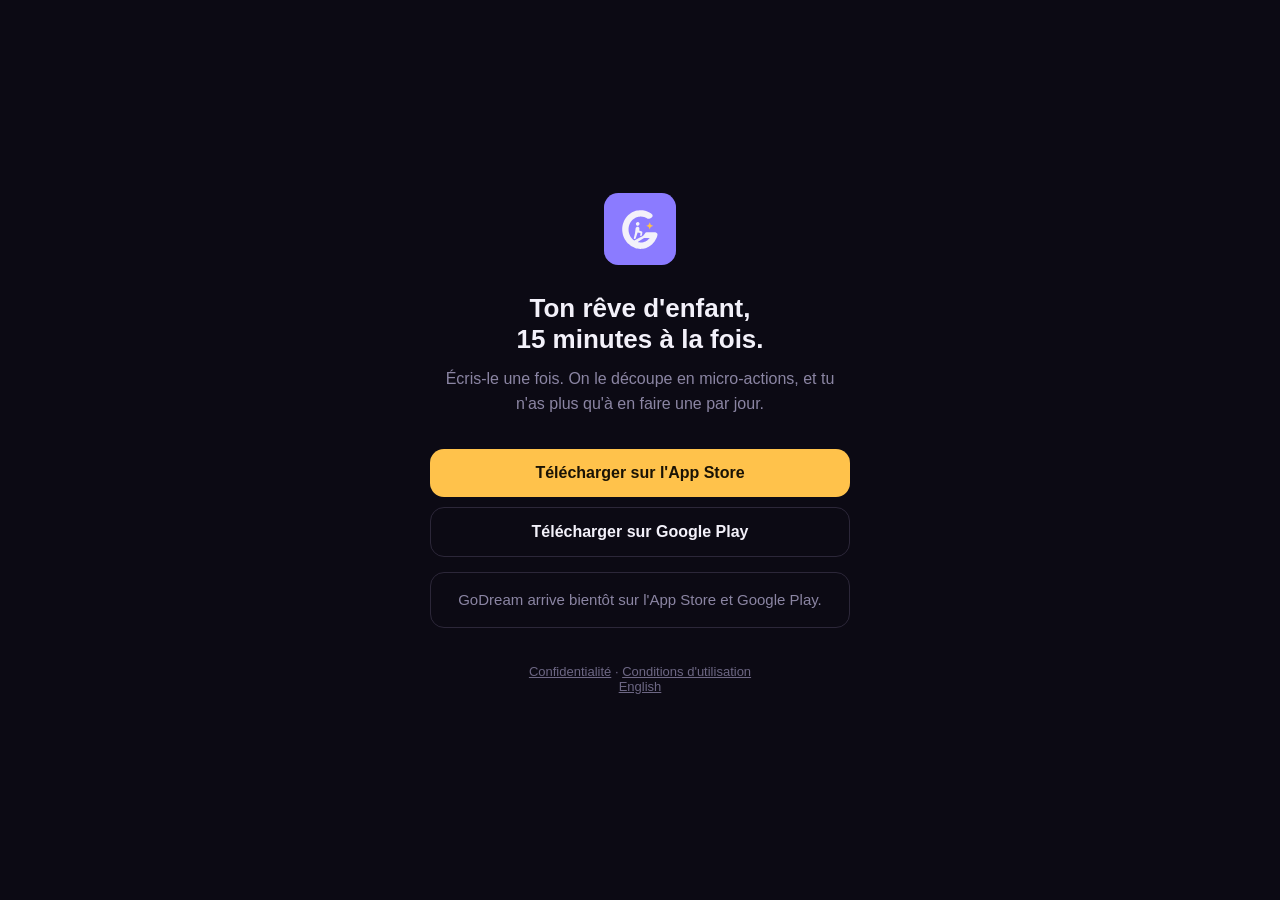
<file: index.html>
<!doctype html>
<html lang="fr">
<head>
<meta charset="utf-8">
<meta name="viewport" content="width=device-width,initial-scale=1">
<title>GoDream — ton rêve d'enfant, 15 minutes à la fois</title>
<meta name="description" content="Ton rêve d'enfant, découpé en micro-actions. Une par jour, quinze minutes, et il avance vraiment.">

<!-- L'aperçu affiché dans WhatsApp, iMessage, Discord… vient de CES balises,
     pas de la fiche du store : c'est tout le gain par rapport au partage d'un
     lien store brut. Les robots des messageries n'exécutent pas de JavaScript,
     ils ne lisent que cet en-tête — la redirection ne les gêne pas. -->
<meta property="og:type" content="website">
<meta property="og:title" content="GoDream">
<meta property="og:description" content="Ton rêve d'enfant, découpé en micro-actions. Une par jour, quinze minutes.">
<meta property="og:image" content="https://leloozer.github.io/godream-link/preview.png">
<meta property="og:image:width" content="1200">
<meta property="og:image:height" content="630">
<meta name="twitter:card" content="summary_large_image">

<link rel="stylesheet" href="style.css">
<link rel="icon" href="favicon.svg" type="image/svg+xml">
</head>
<body class="landing">
<main>
  <!-- Le signe est servi par `favicon.svg`, le fichier même que la balise
       `icon` ci-dessus fait déjà charger au navigateur : une seule requête pour
       les deux rôles, et surtout **un seul tracé**. L'inliner ici en recopierait
       les courbes, et c'est toujours la copie qu'on oublie de mettre à jour.

       Ce qu'il raconte : un croissant en forme de G — le nom, et la nuit où le
       rêve d'enfance a été rangé —, quelqu'un qui l'escalade, et l'étincelle du
       rêve. L'or ne sert qu'à ce qui est gagné, ici comme dans l'app, et c'est ce
       qui l'empêche de perdre sa valeur. -->
  <img class="mark" src="favicon.svg" width="72" height="72" alt="GoDream">

  <h1>Ton rêve d'enfant,<br>15 minutes à la fois.</h1>
  <p class="tagline">
    Écris-le une fois. On le découpe en micro-actions,
    et tu n'as plus qu'à en faire une par jour.
  </p>

  <!-- Les deux liens sont la version sans JavaScript : ils restent valides si le
       script ne s'exécute pas, et servent d'affichage sur ordinateur.
       `smartlink.js` les masque tant que le store correspondant n'existe pas. -->
  <a class="store" id="ios" href="#" hidden>Télécharger sur l'App Store</a>
  <a class="store secondary" id="play" href="#" hidden>Télécharger sur Google Play</a>

  <p class="soon" id="soon">
    GoDream arrive bientôt sur l'App Store et Google Play.
  </p>

  <p class="legal">
    <a href="confidentialite.html">Confidentialité</a> ·
    <a href="conditions.html">Conditions d'utilisation</a><br>
    <a href="privacy.html">English</a>
  </p>
</main>

<!-- Chargé AVANT `smartlink.js` : celui-ci envoie son événement puis redirige
     dans la foulée, il faut donc que la file d'attente de PostHog existe déjà. -->
<script src="posthog.js"></script>
<script src="smartlink.js"></script>
</body>
</html>
</file>
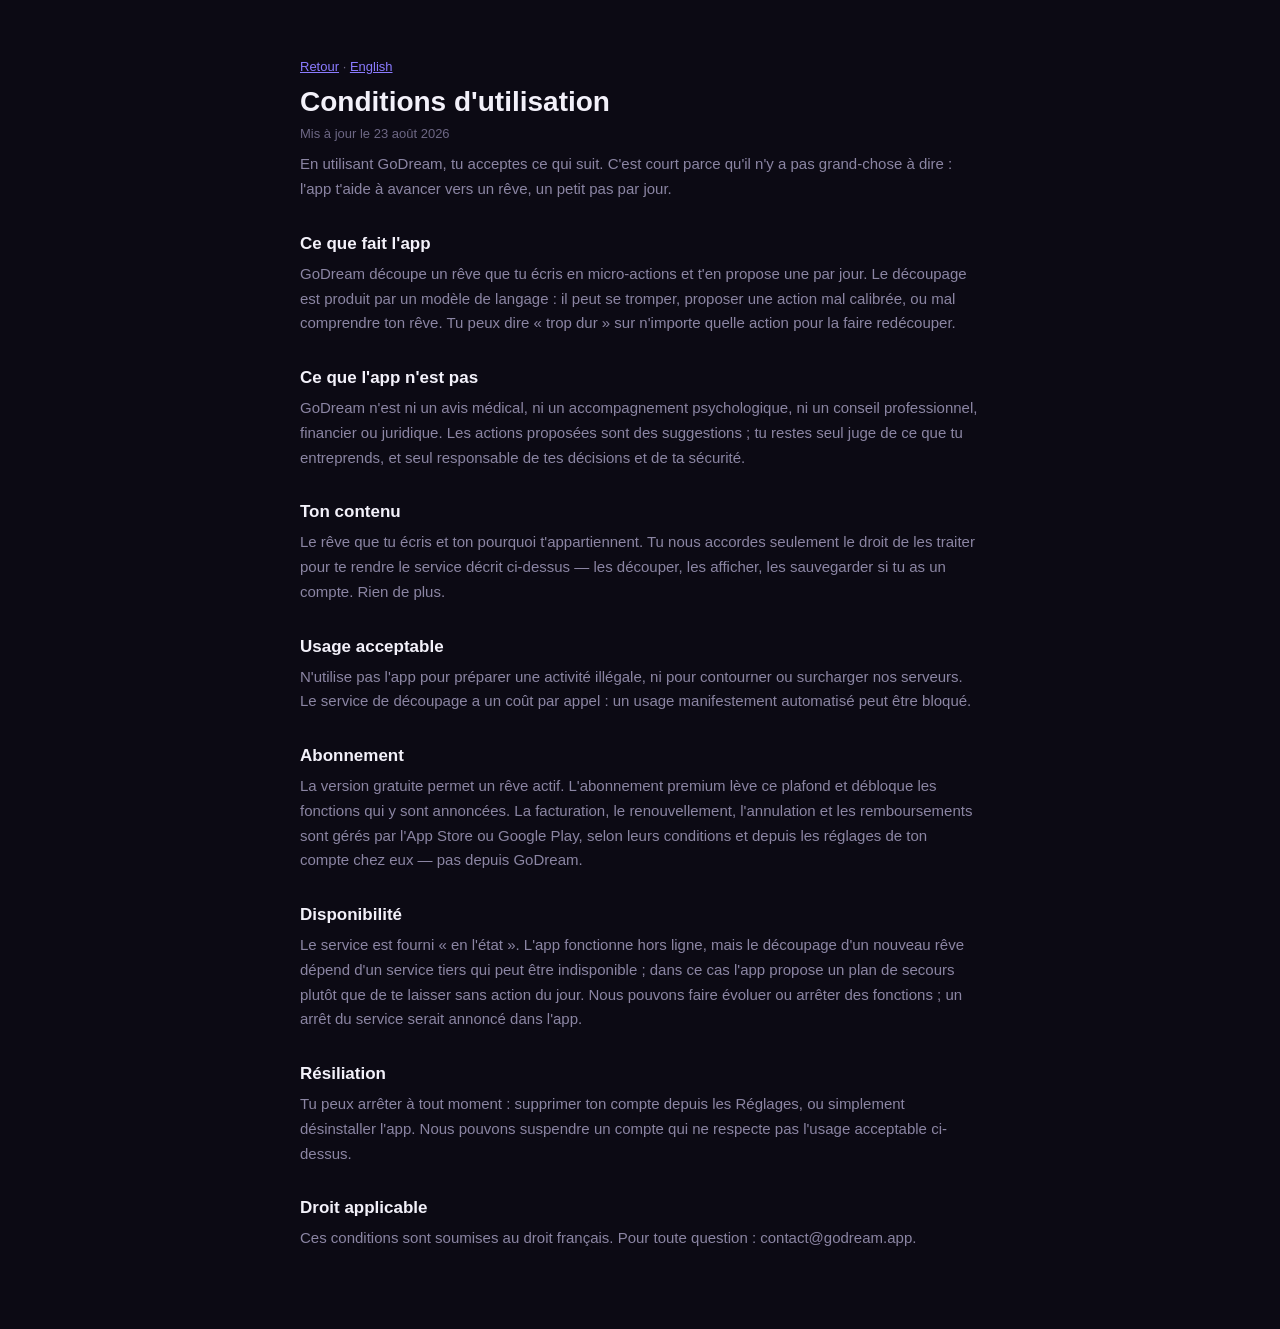
<file: conditions.html>
<!doctype html>
<html lang="fr">
<head>
<meta charset="utf-8">
<meta name="viewport" content="width=device-width,initial-scale=1">
<title>Conditions d'utilisation — GoDream</title>
<!-- GÉNÉRÉ PAR tool/gen_legal_html.py DEPUIS L'APP — NE PAS ÉDITER À LA MAIN.
     Le texte de référence est lib/features/settings/legal_screen.dart : les
     stores comparent cette page à ce que l'app affiche, et un écart entre les
     deux est un motif de retour en revue. -->
<meta name="robots" content="index,follow">
<link rel="stylesheet" href="style.css">
</head>
<body class="doc">
<main>
  <p class="nav"><a href="./">Retour</a> · <a href="terms.html">English</a></p>
  <h1>Conditions d'utilisation</h1>
  <p class="updated">Mis à jour le 23 août 2026</p>
    <p>En utilisant GoDream, tu acceptes ce qui suit. C'est court parce qu'il n'y a pas grand-chose à dire : l'app t'aide à avancer vers un rêve, un petit pas par jour.</p>
    <h2>Ce que fait l'app</h2>
    <p>GoDream découpe un rêve que tu écris en micro-actions et t'en propose une par jour. Le découpage est produit par un modèle de langage : il peut se tromper, proposer une action mal calibrée, ou mal comprendre ton rêve. Tu peux dire « trop dur » sur n'importe quelle action pour la faire redécouper.</p>
    <h2>Ce que l'app n'est pas</h2>
    <p>GoDream n'est ni un avis médical, ni un accompagnement psychologique, ni un conseil professionnel, financier ou juridique. Les actions proposées sont des suggestions ; tu restes seul juge de ce que tu entreprends, et seul responsable de tes décisions et de ta sécurité.</p>
    <h2>Ton contenu</h2>
    <p>Le rêve que tu écris et ton pourquoi t'appartiennent. Tu nous accordes seulement le droit de les traiter pour te rendre le service décrit ci-dessus — les découper, les afficher, les sauvegarder si tu as un compte. Rien de plus.</p>
    <h2>Usage acceptable</h2>
    <p>N'utilise pas l'app pour préparer une activité illégale, ni pour contourner ou surcharger nos serveurs. Le service de découpage a un coût par appel : un usage manifestement automatisé peut être bloqué.</p>
    <h2>Abonnement</h2>
    <p>La version gratuite permet un rêve actif. L'abonnement premium lève ce plafond et débloque les fonctions qui y sont annoncées. La facturation, le renouvellement, l'annulation et les remboursements sont gérés par l'App Store ou Google Play, selon leurs conditions et depuis les réglages de ton compte chez eux — pas depuis GoDream.</p>
    <h2>Disponibilité</h2>
    <p>Le service est fourni « en l'état ». L'app fonctionne hors ligne, mais le découpage d'un nouveau rêve dépend d'un service tiers qui peut être indisponible ; dans ce cas l'app propose un plan de secours plutôt que de te laisser sans action du jour. Nous pouvons faire évoluer ou arrêter des fonctions ; un arrêt du service serait annoncé dans l'app.</p>
    <h2>Résiliation</h2>
    <p>Tu peux arrêter à tout moment : supprimer ton compte depuis les Réglages, ou simplement désinstaller l'app. Nous pouvons suspendre un compte qui ne respecte pas l'usage acceptable ci-dessus.</p>
    <h2>Droit applicable</h2>
    <p>Ces conditions sont soumises au droit français. Pour toute question : contact@godream.app.</p>
</main>
</body>
</html>
</file>
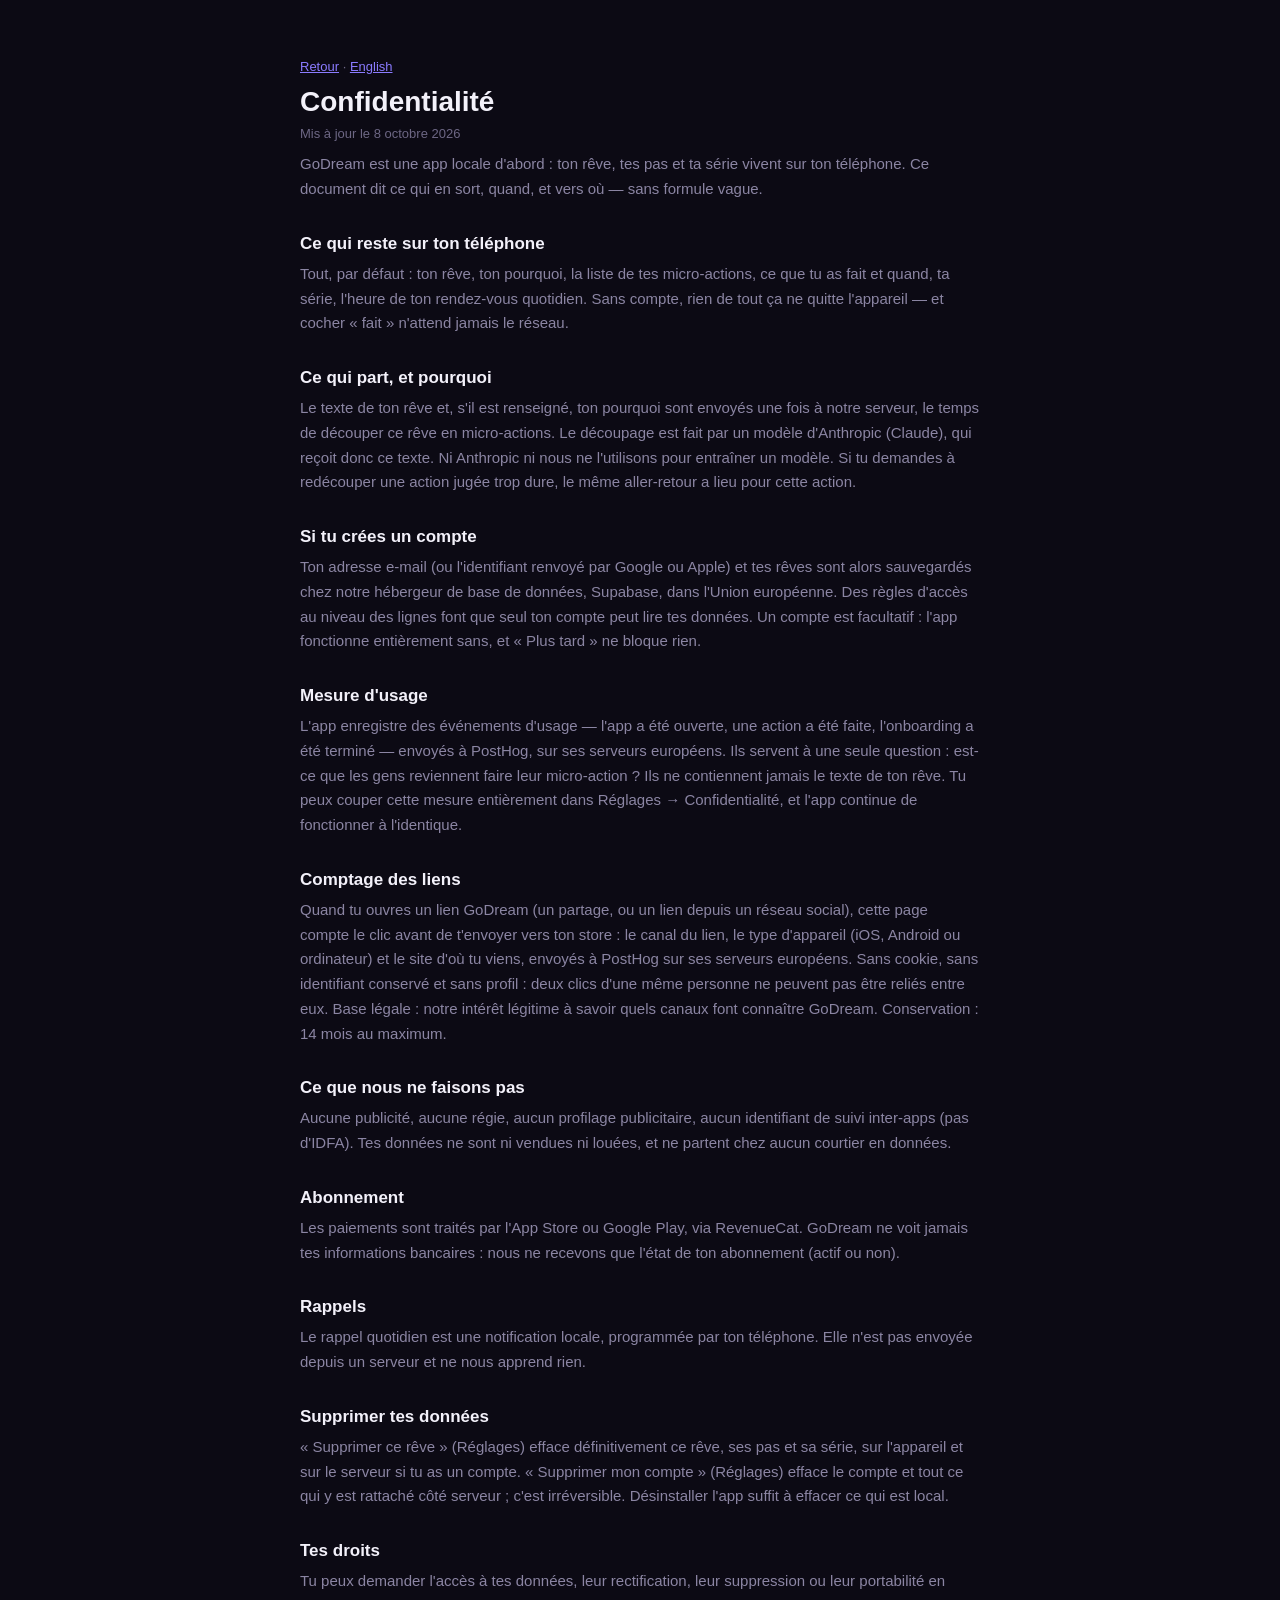
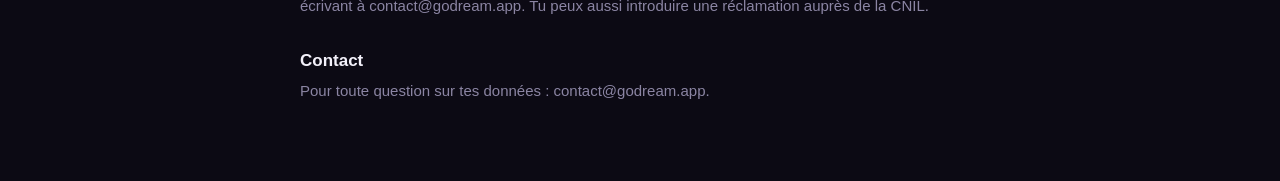
<file: confidentialite.html>
<!doctype html>
<html lang="fr">
<head>
<meta charset="utf-8">
<meta name="viewport" content="width=device-width,initial-scale=1">
<title>Confidentialité — GoDream</title>
<!-- GÉNÉRÉ PAR tool/gen_legal_html.py DEPUIS L'APP — NE PAS ÉDITER À LA MAIN.
     Le texte de référence est lib/features/settings/legal_screen.dart : les
     stores comparent cette page à ce que l'app affiche, et un écart entre les
     deux est un motif de retour en revue. -->
<meta name="robots" content="index,follow">
<link rel="stylesheet" href="style.css">
</head>
<body class="doc">
<main>
  <p class="nav"><a href="./">Retour</a> · <a href="privacy.html">English</a></p>
  <h1>Confidentialité</h1>
  <p class="updated">Mis à jour le 8 octobre 2026</p>
    <p>GoDream est une app locale d'abord : ton rêve, tes pas et ta série vivent sur ton téléphone. Ce document dit ce qui en sort, quand, et vers où — sans formule vague.</p>
    <h2>Ce qui reste sur ton téléphone</h2>
    <p>Tout, par défaut : ton rêve, ton pourquoi, la liste de tes micro-actions, ce que tu as fait et quand, ta série, l'heure de ton rendez-vous quotidien. Sans compte, rien de tout ça ne quitte l'appareil — et cocher « fait » n'attend jamais le réseau.</p>
    <h2>Ce qui part, et pourquoi</h2>
    <p>Le texte de ton rêve et, s'il est renseigné, ton pourquoi sont envoyés une fois à notre serveur, le temps de découper ce rêve en micro-actions. Le découpage est fait par un modèle d'Anthropic (Claude), qui reçoit donc ce texte. Ni Anthropic ni nous ne l'utilisons pour entraîner un modèle. Si tu demandes à redécouper une action jugée trop dure, le même aller-retour a lieu pour cette action.</p>
    <h2>Si tu crées un compte</h2>
    <p>Ton adresse e-mail (ou l'identifiant renvoyé par Google ou Apple) et tes rêves sont alors sauvegardés chez notre hébergeur de base de données, Supabase, dans l'Union européenne. Des règles d'accès au niveau des lignes font que seul ton compte peut lire tes données. Un compte est facultatif : l'app fonctionne entièrement sans, et « Plus tard » ne bloque rien.</p>
    <h2>Mesure d'usage</h2>
    <p>L'app enregistre des événements d'usage — l'app a été ouverte, une action a été faite, l'onboarding a été terminé — envoyés à PostHog, sur ses serveurs européens. Ils servent à une seule question : est-ce que les gens reviennent faire leur micro-action ? Ils ne contiennent jamais le texte de ton rêve. Tu peux couper cette mesure entièrement dans Réglages → Confidentialité, et l'app continue de fonctionner à l'identique.</p>
    <h2>Comptage des liens</h2>
    <p>Quand tu ouvres un lien GoDream (un partage, ou un lien depuis un réseau social), cette page compte le clic avant de t'envoyer vers ton store : le canal du lien, le type d'appareil (iOS, Android ou ordinateur) et le site d'où tu viens, envoyés à PostHog sur ses serveurs européens. Sans cookie, sans identifiant conservé et sans profil : deux clics d'une même personne ne peuvent pas être reliés entre eux. Base légale : notre intérêt légitime à savoir quels canaux font connaître GoDream. Conservation : 14 mois au maximum.</p>
    <h2>Ce que nous ne faisons pas</h2>
    <p>Aucune publicité, aucune régie, aucun profilage publicitaire, aucun identifiant de suivi inter-apps (pas d'IDFA). Tes données ne sont ni vendues ni louées, et ne partent chez aucun courtier en données.</p>
    <h2>Abonnement</h2>
    <p>Les paiements sont traités par l'App Store ou Google Play, via RevenueCat. GoDream ne voit jamais tes informations bancaires : nous ne recevons que l'état de ton abonnement (actif ou non).</p>
    <h2>Rappels</h2>
    <p>Le rappel quotidien est une notification locale, programmée par ton téléphone. Elle n'est pas envoyée depuis un serveur et ne nous apprend rien.</p>
    <h2>Supprimer tes données</h2>
    <p>« Supprimer ce rêve » (Réglages) efface définitivement ce rêve, ses pas et sa série, sur l'appareil et sur le serveur si tu as un compte. « Supprimer mon compte » (Réglages) efface le compte et tout ce qui y est rattaché côté serveur ; c'est irréversible. Désinstaller l'app suffit à effacer ce qui est local.</p>
    <h2>Tes droits</h2>
    <p>Tu peux demander l'accès à tes données, leur rectification, leur suppression ou leur portabilité en écrivant à contact@godream.app. Tu peux aussi introduire une réclamation auprès de la CNIL.</p>
    <h2>Contact</h2>
    <p>Pour toute question sur tes données : contact@godream.app.</p>
</main>
</body>
</html>
</file>
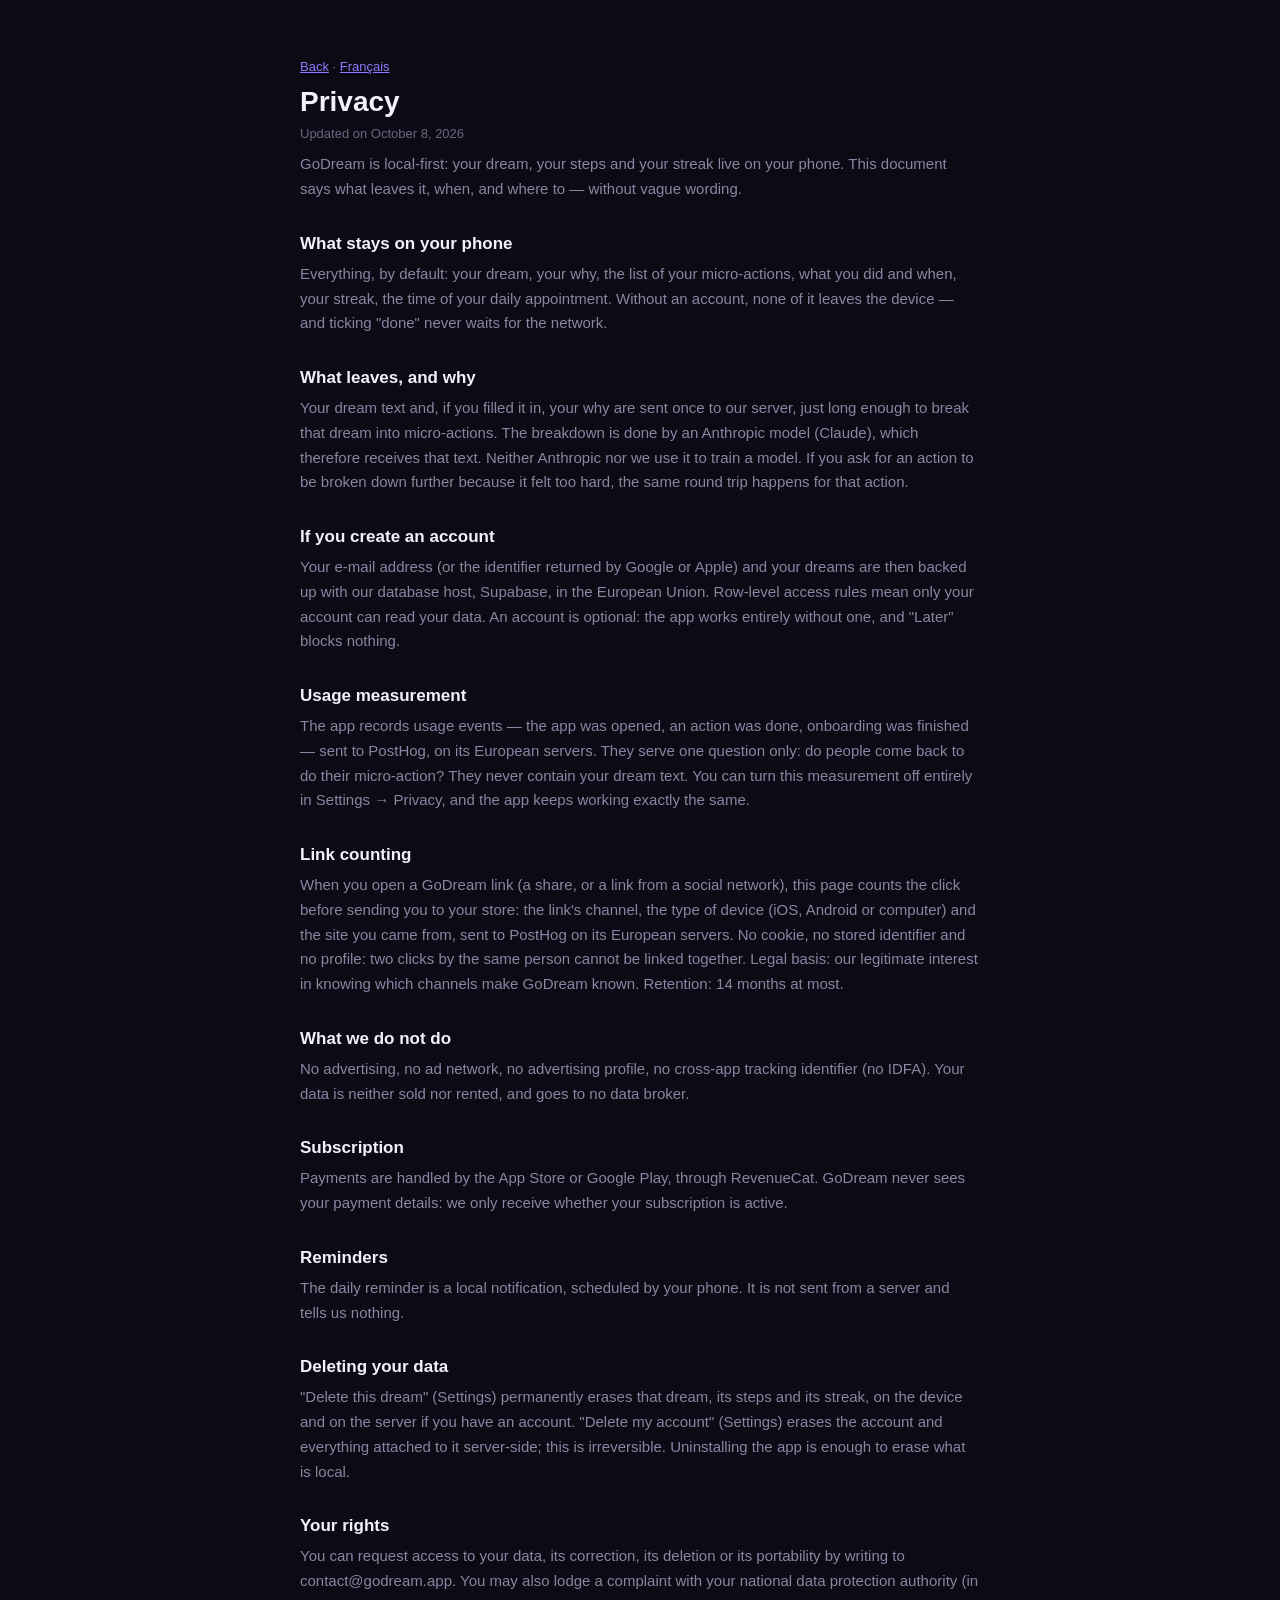
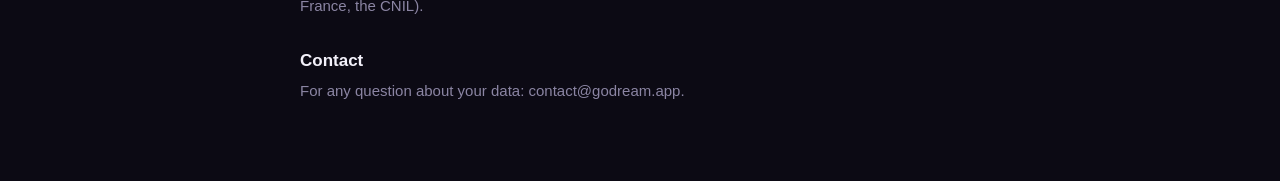
<file: privacy.html>
<!doctype html>
<html lang="en">
<head>
<meta charset="utf-8">
<meta name="viewport" content="width=device-width,initial-scale=1">
<title>Privacy — GoDream</title>
<!-- GÉNÉRÉ PAR tool/gen_legal_html.py DEPUIS L'APP — NE PAS ÉDITER À LA MAIN.
     Le texte de référence est lib/features/settings/legal_screen.dart : les
     stores comparent cette page à ce que l'app affiche, et un écart entre les
     deux est un motif de retour en revue. -->
<meta name="robots" content="index,follow">
<link rel="stylesheet" href="style.css">
</head>
<body class="doc">
<main>
  <p class="nav"><a href="./">Back</a> · <a href="confidentialite.html">Français</a></p>
  <h1>Privacy</h1>
  <p class="updated">Updated on October 8, 2026</p>
    <p>GoDream is local-first: your dream, your steps and your streak live on your phone. This document says what leaves it, when, and where to — without vague wording.</p>
    <h2>What stays on your phone</h2>
    <p>Everything, by default: your dream, your why, the list of your micro-actions, what you did and when, your streak, the time of your daily appointment. Without an account, none of it leaves the device — and ticking "done" never waits for the network.</p>
    <h2>What leaves, and why</h2>
    <p>Your dream text and, if you filled it in, your why are sent once to our server, just long enough to break that dream into micro-actions. The breakdown is done by an Anthropic model (Claude), which therefore receives that text. Neither Anthropic nor we use it to train a model. If you ask for an action to be broken down further because it felt too hard, the same round trip happens for that action.</p>
    <h2>If you create an account</h2>
    <p>Your e-mail address (or the identifier returned by Google or Apple) and your dreams are then backed up with our database host, Supabase, in the European Union. Row-level access rules mean only your account can read your data. An account is optional: the app works entirely without one, and "Later" blocks nothing.</p>
    <h2>Usage measurement</h2>
    <p>The app records usage events — the app was opened, an action was done, onboarding was finished — sent to PostHog, on its European servers. They serve one question only: do people come back to do their micro-action? They never contain your dream text. You can turn this measurement off entirely in Settings → Privacy, and the app keeps working exactly the same.</p>
    <h2>Link counting</h2>
    <p>When you open a GoDream link (a share, or a link from a social network), this page counts the click before sending you to your store: the link's channel, the type of device (iOS, Android or computer) and the site you came from, sent to PostHog on its European servers. No cookie, no stored identifier and no profile: two clicks by the same person cannot be linked together. Legal basis: our legitimate interest in knowing which channels make GoDream known. Retention: 14 months at most.</p>
    <h2>What we do not do</h2>
    <p>No advertising, no ad network, no advertising profile, no cross-app tracking identifier (no IDFA). Your data is neither sold nor rented, and goes to no data broker.</p>
    <h2>Subscription</h2>
    <p>Payments are handled by the App Store or Google Play, through RevenueCat. GoDream never sees your payment details: we only receive whether your subscription is active.</p>
    <h2>Reminders</h2>
    <p>The daily reminder is a local notification, scheduled by your phone. It is not sent from a server and tells us nothing.</p>
    <h2>Deleting your data</h2>
    <p>"Delete this dream" (Settings) permanently erases that dream, its steps and its streak, on the device and on the server if you have an account. "Delete my account" (Settings) erases the account and everything attached to it server-side; this is irreversible. Uninstalling the app is enough to erase what is local.</p>
    <h2>Your rights</h2>
    <p>You can request access to your data, its correction, its deletion or its portability by writing to contact@godream.app. You may also lodge a complaint with your national data protection authority (in France, the CNIL).</p>
    <h2>Contact</h2>
    <p>For any question about your data: contact@godream.app.</p>
</main>
</body>
</html>
</file>
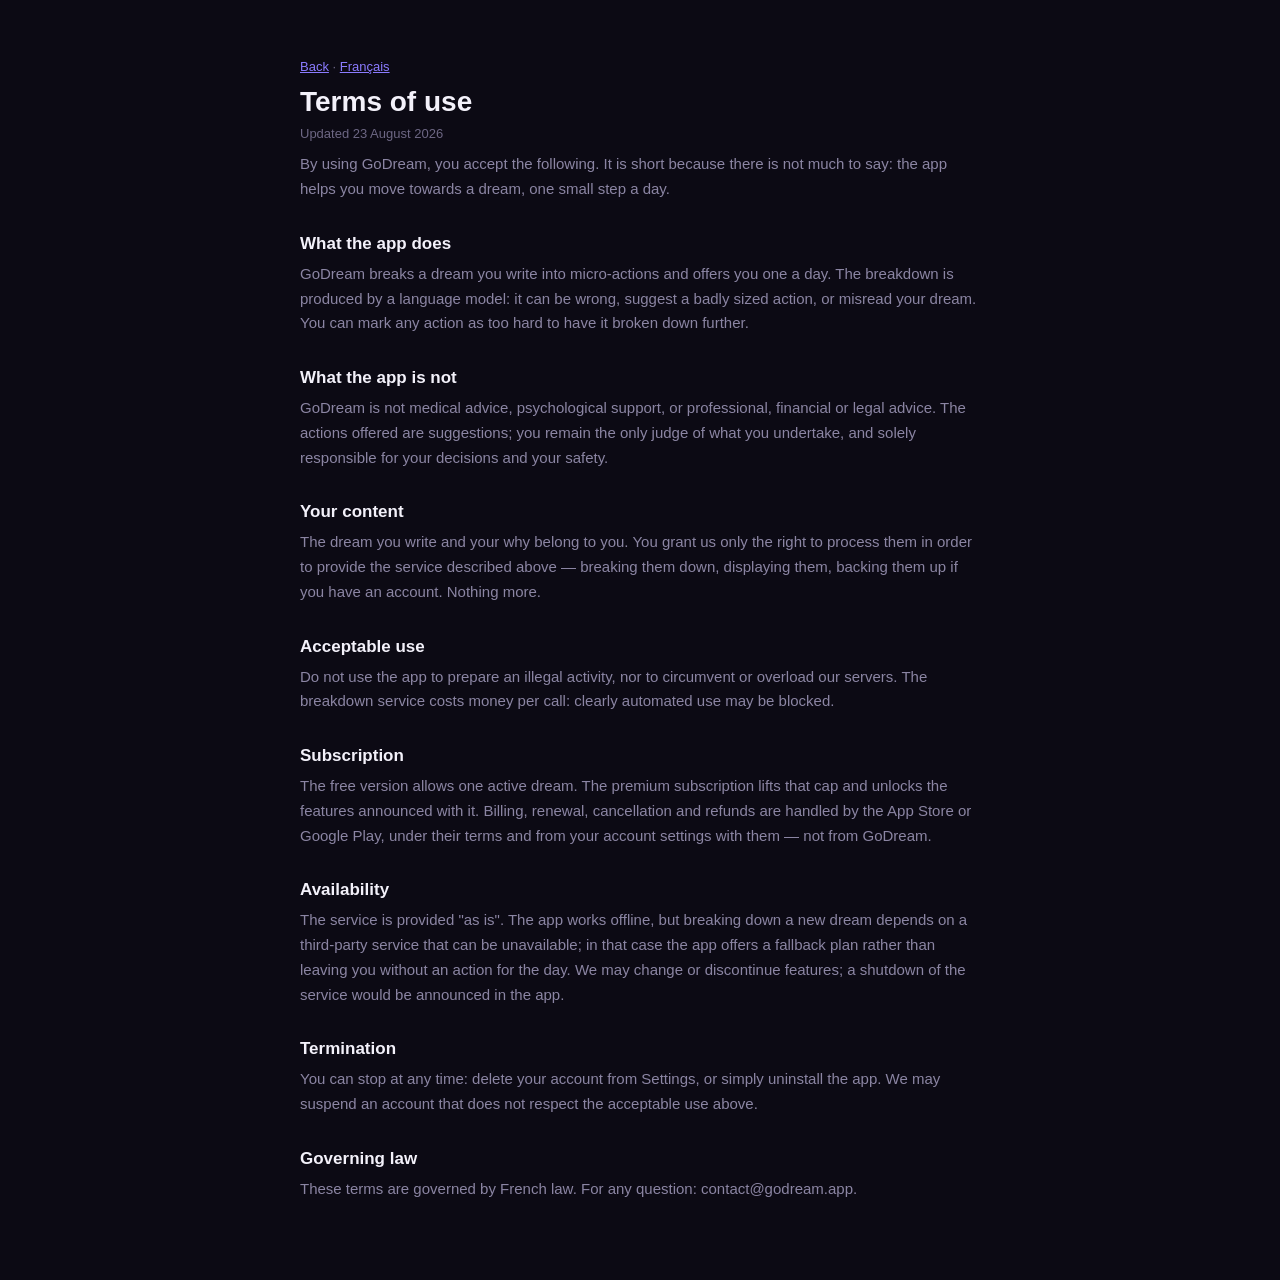
<file: terms.html>
<!doctype html>
<html lang="en">
<head>
<meta charset="utf-8">
<meta name="viewport" content="width=device-width,initial-scale=1">
<title>Terms of use — GoDream</title>
<!-- GÉNÉRÉ PAR tool/gen_legal_html.py DEPUIS L'APP — NE PAS ÉDITER À LA MAIN.
     Le texte de référence est lib/features/settings/legal_screen.dart : les
     stores comparent cette page à ce que l'app affiche, et un écart entre les
     deux est un motif de retour en revue. -->
<meta name="robots" content="index,follow">
<link rel="stylesheet" href="style.css">
</head>
<body class="doc">
<main>
  <p class="nav"><a href="./">Back</a> · <a href="conditions.html">Français</a></p>
  <h1>Terms of use</h1>
  <p class="updated">Updated 23 August 2026</p>
    <p>By using GoDream, you accept the following. It is short because there is not much to say: the app helps you move towards a dream, one small step a day.</p>
    <h2>What the app does</h2>
    <p>GoDream breaks a dream you write into micro-actions and offers you one a day. The breakdown is produced by a language model: it can be wrong, suggest a badly sized action, or misread your dream. You can mark any action as too hard to have it broken down further.</p>
    <h2>What the app is not</h2>
    <p>GoDream is not medical advice, psychological support, or professional, financial or legal advice. The actions offered are suggestions; you remain the only judge of what you undertake, and solely responsible for your decisions and your safety.</p>
    <h2>Your content</h2>
    <p>The dream you write and your why belong to you. You grant us only the right to process them in order to provide the service described above — breaking them down, displaying them, backing them up if you have an account. Nothing more.</p>
    <h2>Acceptable use</h2>
    <p>Do not use the app to prepare an illegal activity, nor to circumvent or overload our servers. The breakdown service costs money per call: clearly automated use may be blocked.</p>
    <h2>Subscription</h2>
    <p>The free version allows one active dream. The premium subscription lifts that cap and unlocks the features announced with it. Billing, renewal, cancellation and refunds are handled by the App Store or Google Play, under their terms and from your account settings with them — not from GoDream.</p>
    <h2>Availability</h2>
    <p>The service is provided "as is". The app works offline, but breaking down a new dream depends on a third-party service that can be unavailable; in that case the app offers a fallback plan rather than leaving you without an action for the day. We may change or discontinue features; a shutdown of the service would be announced in the app.</p>
    <h2>Termination</h2>
    <p>You can stop at any time: delete your account from Settings, or simply uninstall the app. We may suspend an account that does not respect the acceptable use above.</p>
    <h2>Governing law</h2>
    <p>These terms are governed by French law. For any question: contact@godream.app.</p>
</main>
</body>
</html>
</file>
<file: style.css>
/* Les tokens viennent de lib/core/palette.dart, à la valeur près : quelqu'un qui
   arrive ici depuis un partage puis installe l'app doit voir la même chose deux
   fois. Un site presque de la bonne couleur se remarque plus qu'un site
   franchement différent. */
:root {
  color-scheme: dark;
  --bg: #0C0A14;
  --surface: #16131F;
  --stroke: #2C2739;
  --ink: #F3F1FA;
  --muted: #8B85A3;
  --faint: #6D6784;
  --accent: #8B7BFF;
  --star: #FFC24B;
}

* { box-sizing: border-box; }

html, body {
  margin: 0;
  background: var(--bg);
  color: var(--ink);
  font-family: -apple-system, BlinkMacSystemFont, "Segoe UI", Roboto, sans-serif;
  -webkit-font-smoothing: antialiased;
}

/* ── La page d'arrivée d'un partage ─────────────────────────────────────── */
body.landing {
  min-height: 100vh;
  display: flex;
  align-items: center;
  justify-content: center;
  padding: 24px;
  text-align: center;
}

body.landing main { max-width: 420px; width: 100%; }

.mark { width: 72px; height: 72px; margin: 0 auto 28px; display: block; }

h1 { font-size: 26px; font-weight: 800; line-height: 1.2; margin: 0 0 12px; }

.tagline {
  font-size: 16px;
  line-height: 1.55;
  color: var(--muted);
  margin: 0 0 32px;
}

a.store {
  display: block;
  padding: 15px 20px;
  margin: 10px 0;
  background: var(--star);
  color: #1A1305;
  text-decoration: none;
  border-radius: 14px;
  font-size: 16px;
  font-weight: 700;
}

a.store.secondary {
  background: transparent;
  color: var(--ink);
  border: 1px solid var(--stroke);
}

/* Affiché tant qu'aucun store n'est en ligne. Pas de bouton grisé : un bouton
   qui ne fait rien est pire qu'une phrase qui le dit. */
.soon {
  padding: 16px 20px;
  border: 1px solid var(--stroke);
  border-radius: 14px;
  color: var(--muted);
  font-size: 15px;
  line-height: 1.5;
}

.legal {
  margin-top: 36px;
  font-size: 13px;
  color: var(--faint);
}

.legal a { color: var(--faint); }

/* ── Les pages légales ──────────────────────────────────────────────────── */
body.doc { padding: 32px 20px 64px; }

body.doc main {
  max-width: 680px;
  margin: 0 auto;
  /* 68 caractères environ : au-delà, l'œil perd sa ligne, et ces pages sont
     déjà assez pénibles à lire. */
}

body.doc h1 { font-size: 28px; margin: 8px 0 4px; }

body.doc h2 {
  font-size: 17px;
  font-weight: 800;
  margin: 32px 0 8px;
  color: var(--ink);
}

body.doc p {
  font-size: 15px;
  line-height: 1.65;
  color: var(--muted);
  margin: 0 0 14px;
}

body.doc .nav, body.doc .updated {
  font-size: 13px;
  color: var(--faint);
  margin: 0 0 8px;
}

body.doc a { color: var(--accent); }

@media (min-width: 640px) {
  body.doc { padding-top: 56px; }
}
</file>
